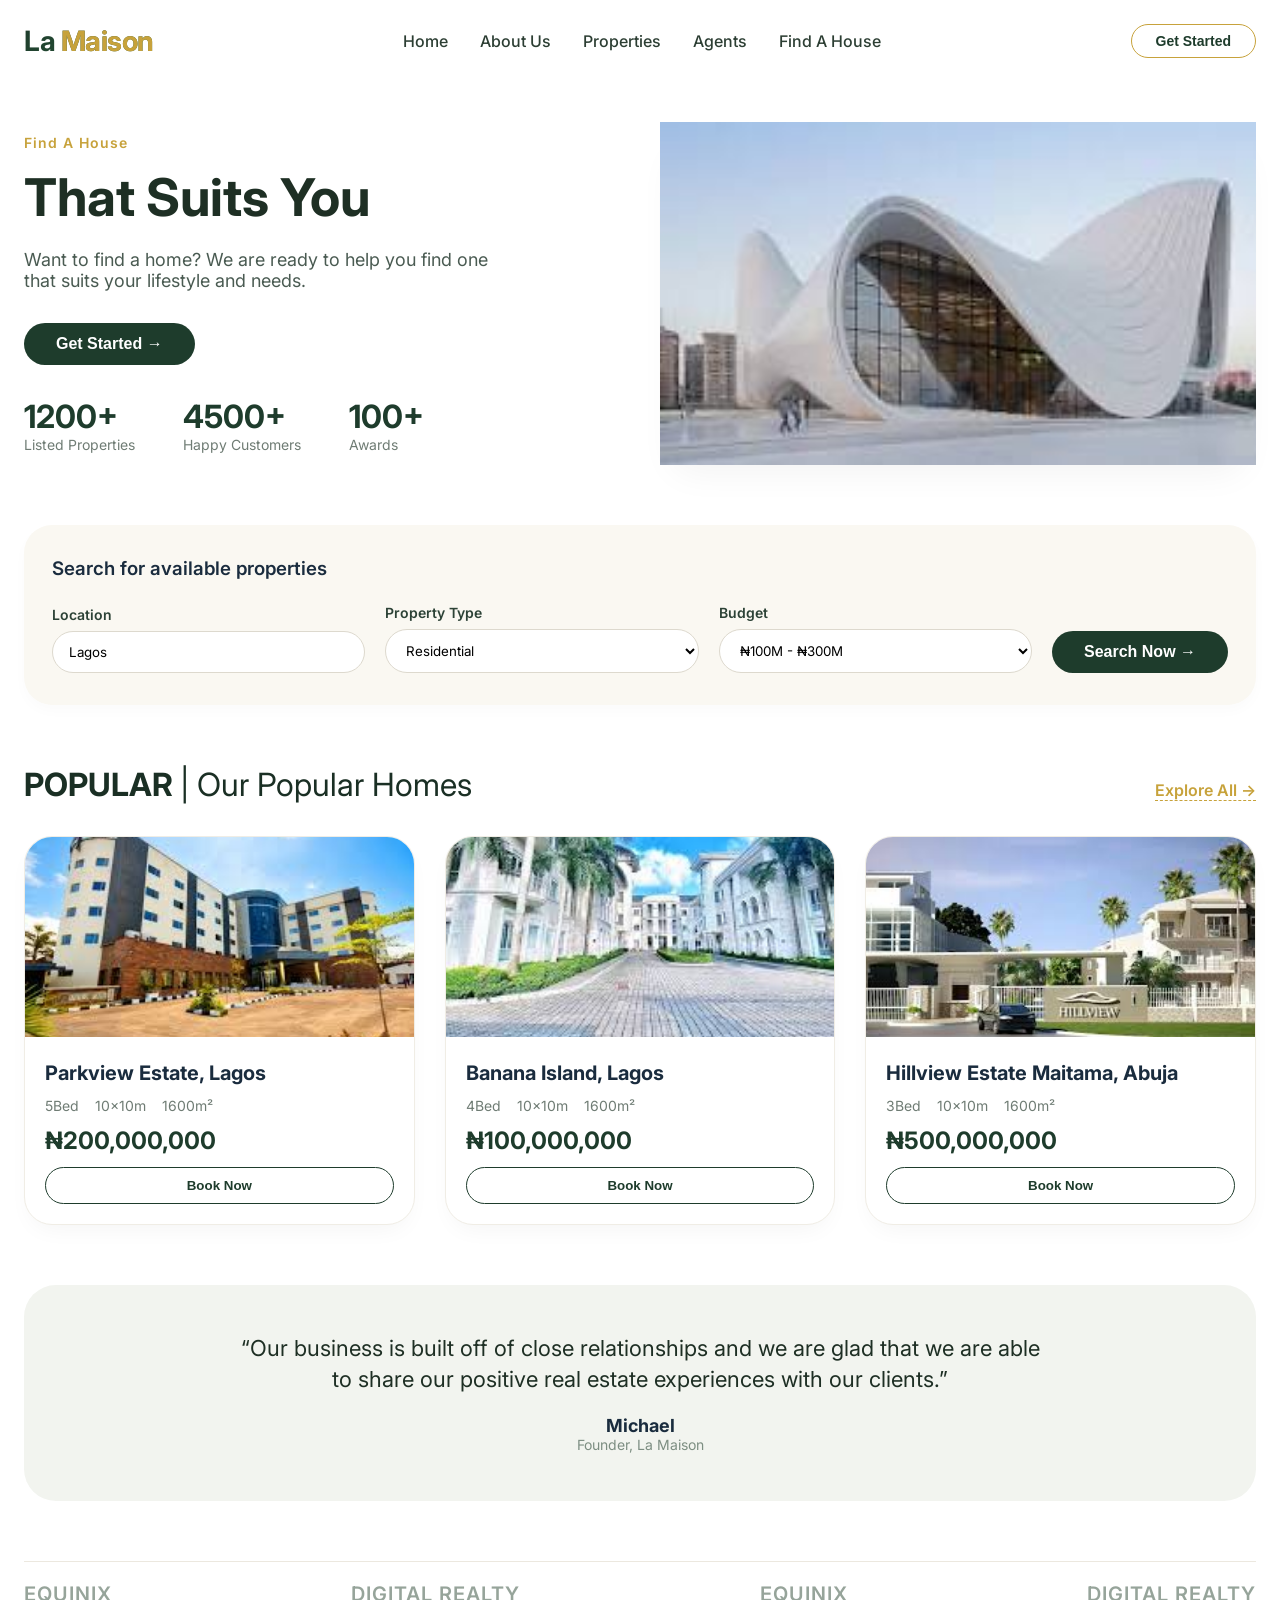
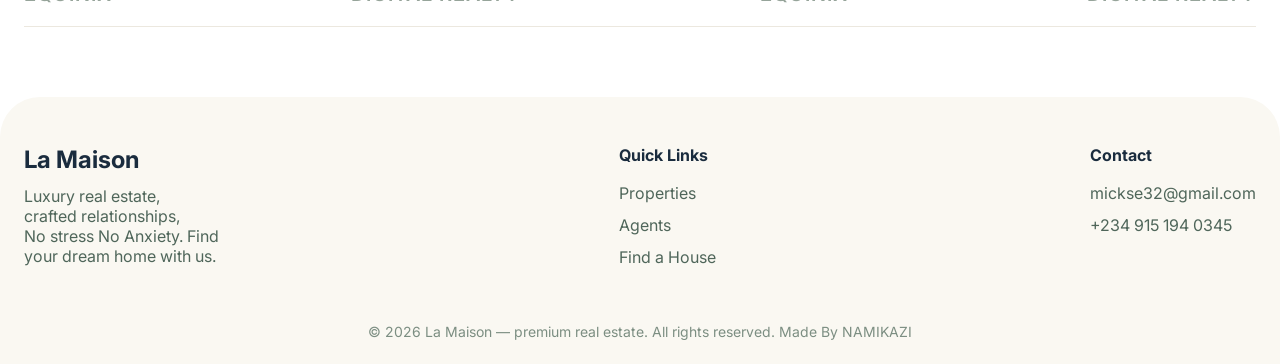
<file: Real Estat Project/index.html>
<!DOCTYPE html>
<html lang="en">
<head>
    <meta charset="UTF-8">
    <meta name="viewport" content="width=device-width, initial-scale=1.0, user-scalable=yes">
    <title>La Maison | Luxury Real Estate</title>
    <link rel="stylesheet" href="style.css">
    <link href="https://fonts.googleapis.com/css2?family=Inter:opsz,wght@14..32,300;400;500;600;700&display=swap" rel="stylesheet">
</head>
<body>
    <div class="container">
        <div class="navbar">
            <div class="logo">La <span>Maison</span></div>
            <div class="nav-links">
                <a href="index.html">Home</a>
                <a href="#">About Us</a>
                <a href="properties.html">Properties</a>
                <a href="#">Agents</a>
                <a href="properties.html">Find A House</a>
            </div>
            <button class="btn-outline" onclick="window.location.href='properties.html'">Get Started</button>
        </div>

        <div class="hero">
            <div class="hero-content">
                <div class="hero-badge">Find A House</div>
                <h1>That Suits You</h1>
                <p>Want to find a home? We are ready to help you find one that suits your lifestyle and needs.</p>
                <button class="btn-primary" onclick="window.location.href='properties.html'">Get Started →</button>
                <div class="hero-stats">
                    <div class="stat"><h3>1200+</h3><p>Listed Properties</p></div>
                    <div class="stat"><h3>4500+</h3><p>Happy Customers</p></div>
                    <div class="stat"><h3>100+</h3><p>Awards</p></div>
                </div>
            </div>
            <div class="hero-image">
                <img src="beautiful.jpeg" alt="luxury home" style="width: 100%; height: 100%; object-fit: cover;">
            </div>
        </div>

        <div class="search-section">
            <h3 style="margin-bottom: 24px; font-weight: 600;">Search for available properties</h3>
            <div class="search-form">
                <div class="search-field">
                    <label>Location</label>
                    <input type="text" id="searchLocation" placeholder="Lagos, Banana Island, Parkview..." value="Lagos">
                </div>
                <div class="search-field">
                    <label>Property Type</label>
                    <select id="searchType">
                        <option>Residential</option>
                        <option>Commercial</option>
                        <option>Luxury Villa</option>
                        <option>Apartment</option>
                    </select>
                </div>
                <div class="search-field">
                    <label>Budget</label>
                    <select id="searchBudget">
                        <option>₦100M - ₦300M</option>
                        <option>₦300M - ₦600M</option>
                        <option>Any</option>
                    </select>
                </div>
                <button class="search-btn" onclick="goToPropertiesWithSearch()">Search Now →</button>
            </div>
        </div>

        <div class="section-header">
            <h2>POPULAR <span style="font-weight:400">| Our Popular Homes</span></h2>
            <a href="properties.html" class="explore-link">Explore All →</a>
        </div>

        <div class="cards-grid">
            <!-- Parkview Estate Card -->
            <div class="property-card">
                <div class="card-img">
                    <img src="parkvile.jpeg" alt="Parkview Estate Lagos" style="width: 100%; height: 100%; object-fit: cover;">
                </div>
                <div class="card-details">
                    <div class="property-location">Parkview Estate, Lagos</div>
                    <div class="property-meta">
                        <span>5Bed</span> <span>10x10m</span> <span>1600m²</span>
                    </div>
                    <div class="price">₦200,000,000</div>
                    <button class="book-btn" onclick="window.location.href='properties.html'">Book Now</button>
                </div>
            </div>

            <!-- Banana Island Card - FIXED IMAGE PATH -->
            <div class="property-card">
                <div class="card-img">
                    <img src="banana .jpeg" alt="Banana Island Lagos" style="width: 100%; height: 100%; object-fit: cover;">
                </div>
                <div class="card-details">
                    <div class="property-location">Banana Island, Lagos</div>
                    <div class="property-meta">
                        <span>4Bed</span> <span>10x10m</span> <span>1600m²</span>
                    </div>
                    <div class="price">₦100,000,000</div>
                    <button class="book-btn" onclick="window.location.href='properties.html'">Book Now</button>
                </div>
            </div>

            <!-- Hillview Estate Card -->
            <div class="property-card">
                <div class="card-img">
                    <img src="hillview.jpeg" alt="Hillview Estate Maitama Abuja" style="width: 100%; height: 100%; object-fit: cover;">
                </div>
                <div class="card-details">
                    <div class="property-location">Hillview Estate Maitama, Abuja</div>
                    <div class="property-meta">
                        <span>3Bed</span> <span>10x10m</span> <span>1600m²</span>
                    </div>
                    <div class="price">₦500,000,000</div>
                    <button class="book-btn" onclick="window.location.href='properties.html'">Book Now</button>
                </div>
            </div>
        </div>

        <div class="testimonial">
            <div class="testimonial-text">
                “Our business is built off of close relationships and we are glad that we are able to share our positive real estate experiences with our clients.”
            </div>
            <div class="testimonial-author">Michael</div>
            <div class="testimonial-title">Founder, La Maison</div>
        </div>

        <div class="partners">
            <div class="partner-logo">EQUINIX</div>
            <div class="partner-logo">DIGITAL REALTY</div>
            <div class="partner-logo">EQUINIX</div>
            <div class="partner-logo">DIGITAL REALTY</div>
        </div>
    </div>

    <footer>
        <div class="container">
            <div class="footer-grid">
                <div class="footer-col">
                    <h3 style="font-size: 24px;">La Maison</h3>
                    <p>Luxury real estate,<br> crafted relationships, <br> No stress No Anxiety. Find your dream home with us. </p>
                </div>
                <div class="footer-col">
                    <h4>Quick Links</h4>
                    <p>Properties</p>
                    <p>Agents</p>
                    <p>Find a House</p>
                </div>
                <div class="footer-col">
                    <h4>Contact</h4>
                    <p>mickse32@gmail.com</p>
                    <p>+234 915 194 0345</p>
                </div>
            </div>
            <div class="copyright">
                © 2026 La Maison — premium real estate. All rights reserved.
                Made By NAMIKAZI
            </div>
        </div>
    </footer>

   
</body>
</html>
</file>
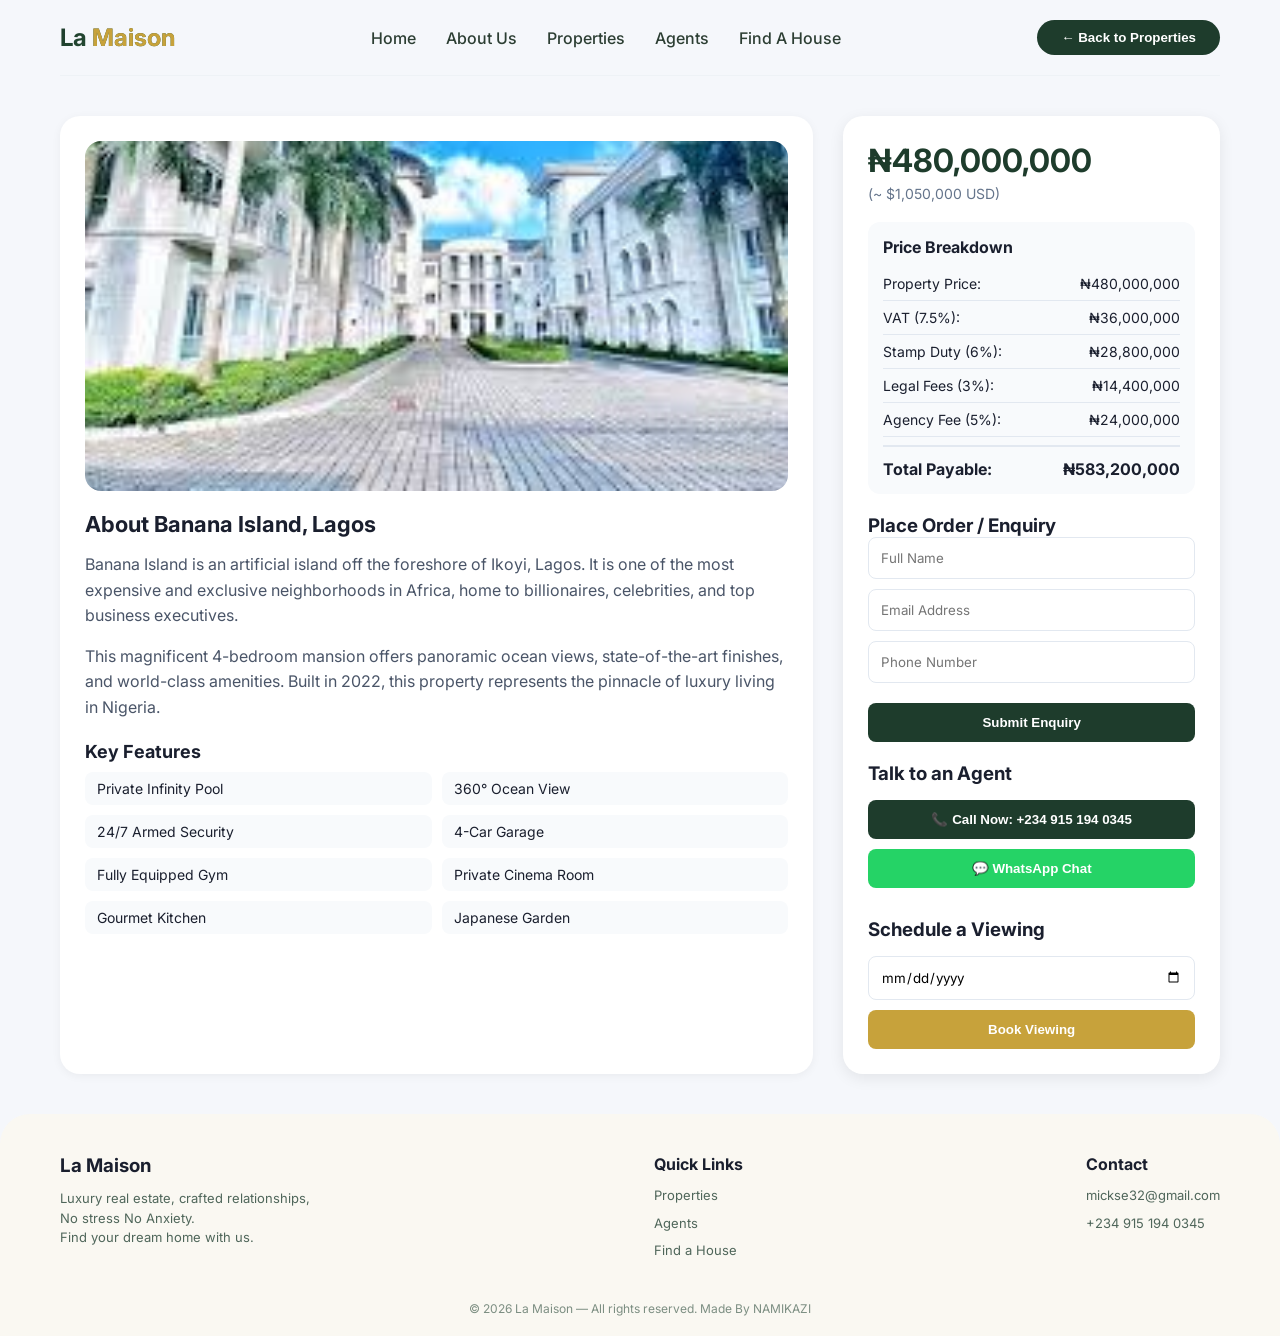
<file: Real Estat Project/bananaisland.html>
<!DOCTYPE html>
<html lang="en">
<head>
    <meta charset="UTF-8">
    <meta name="viewport" content="width=device-width, initial-scale=1.0">
    <title>Banana Island | La Maison</title>
    <link rel="stylesheet" href="bananaisland.css">
    <link href="https://fonts.googleapis.com/css2?family=Inter:opsz,wght@14..32,300;400;500;600;700&display=swap" rel="stylesheet">
</head>
<body>
    <div class="container">
        <!-- Navigation -->
        <div class="navbar">
            <div class="logo">La <span>Maison</span></div>
            <div class="nav-links">
                <a href="index.html">Home</a>
                <a href="#">About Us</a>
                <a href="properties.html">Properties</a>
                <a href="#">Agents</a>
                <a href="properties.html">Find A House</a>
            </div>
            <button class="back-btn" onclick="window.location.href='properties.html'">← Back to Properties</button>
        </div>

        <div class="main-content">
            <!-- LEFT COLUMN -->
            <div class="left-column">
                <div class="main-image">
                    <img src="banana .jpeg" alt="Banana Island" onerror="this.src='https://placehold.co/600x350?text=Banana+Island'">
                </div>

                <div class="description-section">
                    <h2> About Banana Island, Lagos</h2>
                    <p>Banana Island is an artificial island off the foreshore of Ikoyi, Lagos. It is one of the most expensive and exclusive neighborhoods in Africa, home to billionaires, celebrities, and top business executives.</p>
                    <p>This magnificent 4-bedroom mansion offers panoramic ocean views, state-of-the-art finishes, and world-class amenities. Built in 2022, this property represents the pinnacle of luxury living in Nigeria.</p>
                    
                    <h3> Key Features</h3>
                    <ul class="features-list">
                        <li> Private Infinity Pool</li>
                        <li> 360° Ocean View</li>
                        <li> 24/7 Armed Security</li>
                        <li> 4-Car Garage</li>
                        <li> Fully Equipped Gym</li>
                        <li> Private Cinema Room</li>
                        <li> Gourmet Kitchen</li>
                        <li> Japanese Garden</li>
                    </ul>
                </div>
            </div>

            <!-- RIGHT COLUMN -->
            <div class="right-column">
                <div class="price-card">
                    <div class="price-value">₦480,000,000</div>
                    <p class="price-sub">(~ $1,050,000 USD)</p>

                    <div class="breakdown">
                        <h3> Price Breakdown</h3>
                        <div class="breakdown-row">
                            <span>Property Price:</span>
                            <span>₦480,000,000</span>
                        </div>
                        <div class="breakdown-row">
                            <span>VAT (7.5%):</span>
                            <span>₦36,000,000</span>
                        </div>
                        <div class="breakdown-row">
                            <span>Stamp Duty (6%):</span>
                            <span>₦28,800,000</span>
                        </div>
                        <div class="breakdown-row">
                            <span>Legal Fees (3%):</span>
                            <span>₦14,400,000</span>
                        </div>
                        <div class="breakdown-row">
                            <span>Agency Fee (5%):</span>
                            <span>₦24,000,000</span>
                        </div>
                        <div class="breakdown-total">
                            <span><strong>Total Payable:</strong></span>
                            <span><strong>₦583,200,000</strong></span>
                        </div>
                    </div>

                    <h3> Place Order / Enquiry</h3>
                    <input type="text" id="fullName" placeholder="Full Name" class="order-input">
                    <input type="email" id="email" placeholder="Email Address" class="order-input">
                    <input type="tel" id="phone" placeholder="Phone Number" class="order-input">
                    <button class="order-btn" onclick="placeOrder()">Submit Enquiry</button>

                    <div class="agent-section">
                        <h3> Talk to an Agent</h3>
                        <button class="call-btn" onclick="alert('Calling +234 915 194 0345')">📞 Call Now: +234 915 194 0345</button>
                        <button class="whatsapp-btn" onclick="alert('WhatsApp chat started!')">💬 WhatsApp Chat</button>
                    </div>

                    <div class="viewing-section">
                        <h3> Schedule a Viewing</h3>
                        <input type="date" id="viewingDate" class="order-input">
                        <button class="schedule-btn" onclick="scheduleViewing()">Book Viewing</button>
                    </div>
                </div>
            </div>
        </div>
    </div>

    <footer>
        <div class="container">
            <div class="footer-grid">
                <div class="footer-col">
                    <h3>La Maison</h3>
                    <p>Luxury real estate, crafted relationships, <br>No stress No Anxiety. <br>Find your dream home with us.</p>
                </div>
                <div class="footer-col">
                    <h4>Quick Links</h4>
                    <p>Properties</p>
                    <p>Agents</p>
                    <p>Find a House</p>
                </div>
                <div class="footer-col">
                    <h4>Contact</h4>
                    <p>mickse32@gmail.com</p>
                    <p>+234 915 194 0345</p>
                </div>
            </div>
            <div class="copyright">
                © 2026 La Maison — All rights reserved. Made By NAMIKAZI
            </div>
        </div>
    </footer>

    <script>
        function placeOrder() {
            const name = document.getElementById('fullName').value;
            const email = document.getElementById('email').value;
            const phone = document.getElementById('phone').value;
            
            if (!name || !email || !phone) {
                alert('Please fill in all required fields!');
                return;
            }
            
            alert(`Thank you ${name}! An agent will contact you within 24 hours.`);
        }

        function scheduleViewing() {
            const date = document.getElementById('viewingDate').value;
            if (!date) {
                alert('Please select a date for viewing');
                return;
            }
            alert(`Viewing scheduled for ${date}. An agent will confirm shortly.`);
        }
    </script>
</body>
</html>
</file>
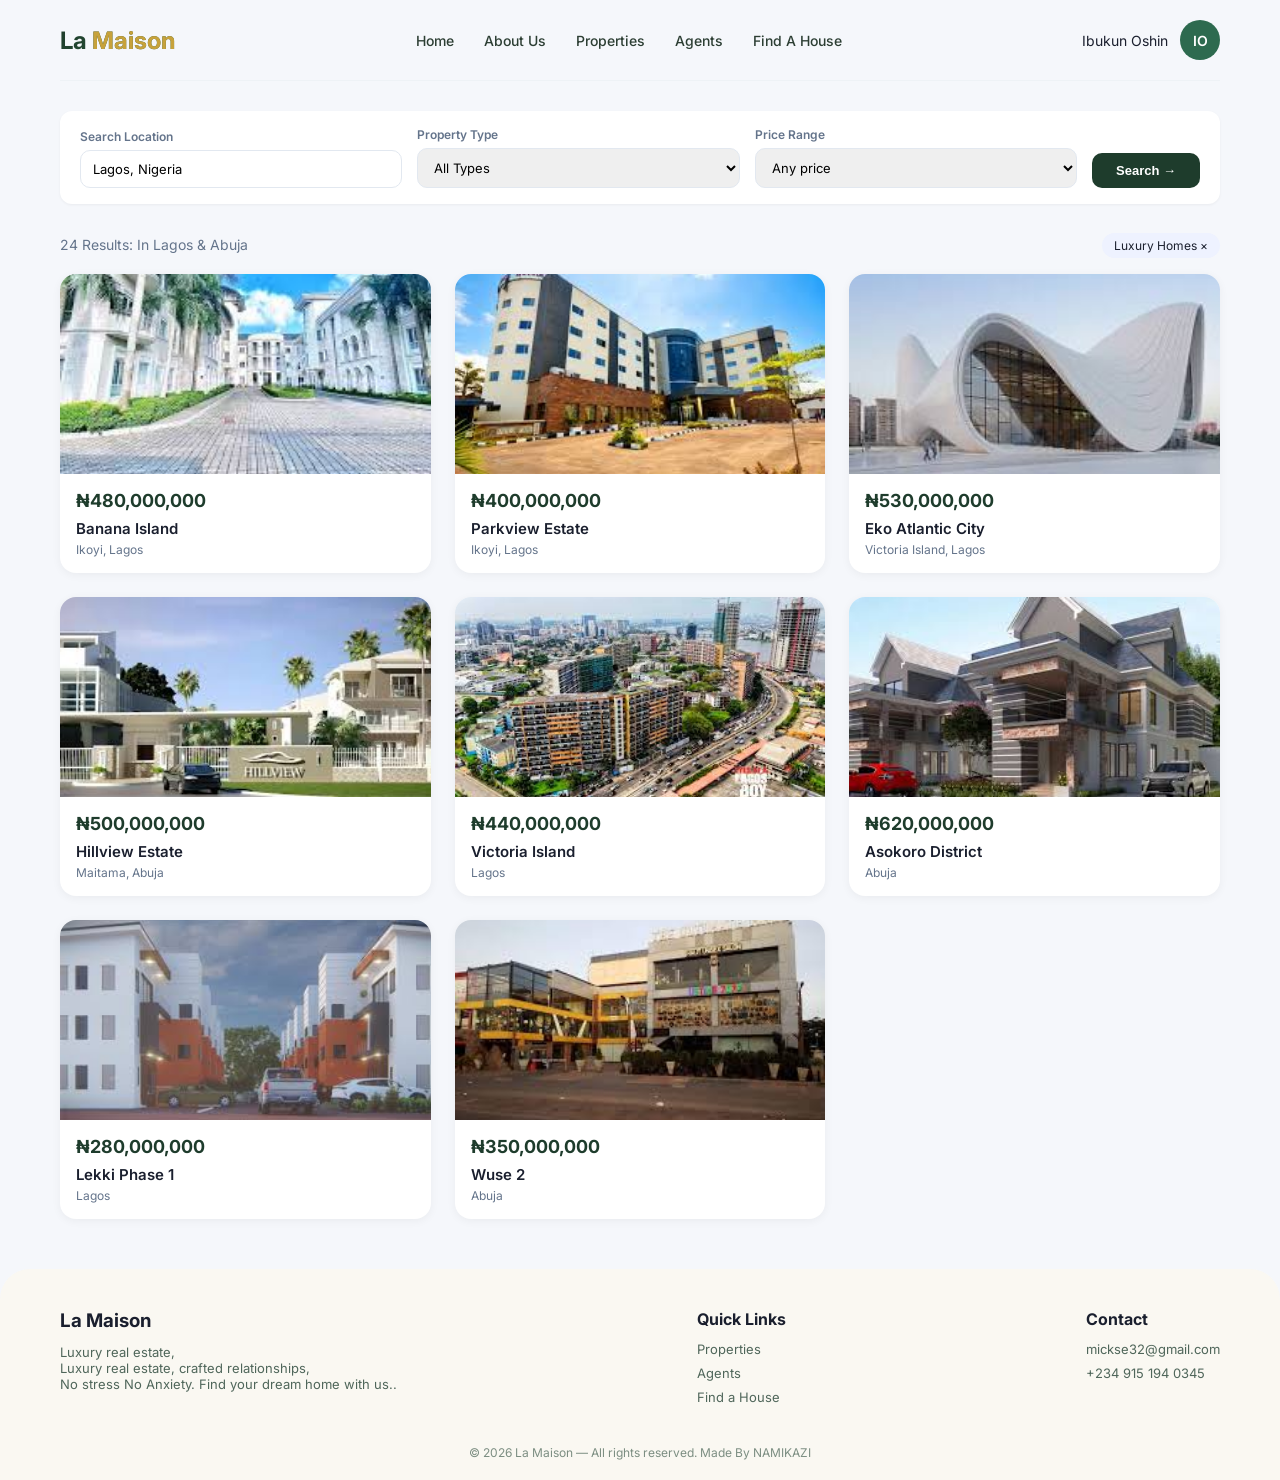
<file: Real Estat Project/properties.html>
<!DOCTYPE html>
<html lang="en">
<head>
    <meta charset="UTF-8">
    <meta name="viewport" content="width=device-width, initial-scale=1.0">
    <title>Properties | La Maison</title>
    <link rel="stylesheet" href="properties.css">
    <link href="https://fonts.googleapis.com/css2?family=Inter:opsz,wght@14..32,300;400;500;600;700&display=swap" rel="stylesheet">
</head>
<body>
    <div class="container">
        <!-- Navigation -->
        <div class="navbar">
            <div class="logo">La <span>Maison</span></div>
            <div class="nav-links">
                <a href="index.html">Home</a>
                <a href="#">About Us</a>
                <a href="properties.html">Properties</a>
                <a href="#">Agents</a>
                <a href="properties.html">Find A House</a>
            </div>
            <div class="user-info">
                <div>Ibukun Oshin</div>
                <div class="avatar">IO</div>
            </div>
        </div>

        <!-- Filter Bar -->
        <div class="filter-bar">
            <div class="filter-group">
                <label>Search Location</label>
                <input type="text" placeholder="City or town" value="Lagos, Nigeria">
            </div>
            <div class="filter-group">
                <label>Property Type</label>
                <select>
                    <option>All Types</option>
                    <option>Apartment</option>
                    <option>Condo</option>
                    <option>Duplex</option>
                    <option>Penthouse</option>
                </select>
            </div>
            <div class="filter-group">
                <label>Price Range</label>
                <select>
                    <option>Any price</option>
                    <option>₦50M - ₦100M</option>
                    <option>₦100M - ₦200M</option>
                    <option>₦200M - ₦400M</option>
                    <option>₦400M - ₦600M</option>
                </select>
            </div>
            <button class="search-btn-sm" onclick="alert('🔍 Showing properties in Lagos & Abuja')">Search →</button>
        </div>

        <!-- Results Header -->
        <div class="results-header">
            <div class="results-count">24 Results: In Lagos & Abuja</div>
            <div class="active-filters">
                <span class="filter-tag">Luxury Homes ×</span>
            </div>
        </div>

        <!-- Property Grid -->
        <div class="properties-grid">
            <!-- Banana Island - Goes to 3rd frame detail page -->
            <div class="property-card" onclick="window.location.href='bananaisland.html'">
                <div class="card-img">
                    <img src="banana .jpeg" alt="Banana Island" onerror="this.parentElement.innerHTML='🏝️'">
                </div>
                <div class="card-details">
                    <div class="price">₦480,000,000</div>
                    <div class="property-location">Banana Island</div>
                    <div class="property-address">Ikoyi, Lagos</div>
                </div>
            </div>

            <!-- Parkview Estate -->
            <div class="property-card"('📍 Parkview Estate, Lagos - ₦400,000,000')">
                <div class="card-img">
                    <img src="parkvile.jpeg" alt="Parkview Estate" onerror="this.parentElement.innerHTML='🌳'">
                </div>
                <div class="card-details">
                    <div class="price">₦400,000,000</div>
                    <div class="property-location">Parkview Estate</div>
                    <div class="property-address">Ikoyi, Lagos</div>
                </div>
            </div>

            <!-- Eko Atlantic -->
            <div class="property-card" ('📍 Eko Atlantic, Lagos - ₦530,000,000')">
                <div class="card-img">
                    <img src="beautiful.jpeg" alt="Eko Atlantic" onerror="this.parentElement.innerHTML='🌊'">
                </div>
                <div class="card-details">
                    <div class="price">₦530,000,000</div>
                    <div class="property-location">Eko Atlantic City</div>
                    <div class="property-address">Victoria Island, Lagos</div>
                </div>
            </div>

            <!-- Hillview Estate -->
            <div class="property-card" ('📍 Hillview Estate, Abuja - ₦500,000,000')">
                <div class="card-img">
                    <img src="hillview.jpeg" alt="Hillview Estate" onerror="this.parentElement.innerHTML='🏔️'">
                </div>
                <div class="card-details">
                    <div class="price">₦500,000,000</div>
                    <div class="property-location">Hillview Estate</div>
                    <div class="property-address">Maitama, Abuja</div>
                </div>
            </div>

            <!-- Victoria Island -->
            <div class="property-card" t('📍 Victoria Island, Lagos - ₦440,000,000')">
                <div class="card-img">
                    <img src="victoria island.jpeg" alt="Victoria Island" onerror="this.parentElement.innerHTML='🏢'">
                </div>
                <div class="card-details">
                    <div class="price">₦440,000,000</div>
                    <div class="property-location">Victoria Island</div>
                    <div class="property-address">Lagos</div>
                </div>
            </div>

            <!-- Asokoro Abuja -->
            <div class="property-card" ('📍 Asokoro, Abuja - ₦620,000,000')">
                <div class="card-img">
                    <img src="Asokoro district.jpeg" alt="Asokoro" onerror="this.parentElement.innerHTML='🏰'">
                </div>
                <div class="card-details">
                    <div class="price">₦620,000,000</div>
                    <div class="property-location">Asokoro District</div>
                    <div class="property-address">Abuja</div>
                </div>
            </div>

            <!-- Lekki Phase 1 -->
            <div class="property-card" ('📍 Lekki Phase 1, Lagos - ₦280,000,000')">
                <div class="card-img">
                    <img src="Lekki.jpeg" alt="Lekki" onerror="this.parentElement.innerHTML='🏠'">
                </div>
                <div class="card-details">
                    <div class="price">₦280,000,000</div>
                    <div class="property-location">Lekki Phase 1</div>
                    <div class="property-address">Lagos</div>
                </div>
            </div>

            <!-- Wuse 2 Abuja -->
            <div class="property-card" ('📍 Wuse 2, Abuja - ₦350,000,000')">
                <div class="card-img">
                    <img src="wuse 2.jpeg" alt="Wuse" onerror="this.parentElement.innerHTML='🏘️'">
                </div>
                <div class="card-details">
                    <div class="price">₦350,000,000</div>
                    <div class="property-location">Wuse 2</div>
                    <div class="property-address">Abuja</div>
                </div>
            </div>
        </div>
    </div>

    <footer>
        <div class="container">
            <div class="footer-grid">
                <div class="footer-col">
                    <h3>La Maison</h3>
                    <p>Luxury real estate,<br> Luxury real estate, crafted relationships, <br>No stress No Anxiety. Find your dream home with us..</p>
                </div>
                <div class="footer-col">
                    <h4>Quick Links</h4>
                    <p>Properties</p>
                    <p>Agents</p>
                    <p>Find a House</p>
                </div>
                <div class="footer-col">
                    <h4>Contact</h4>
                    <p>mickse32@gmail.com</p>
                    <p>+234 915 194 0345</p>
                </div>
            </div>
            <div class="copyright">
                © 2026 La Maison — All rights reserved. Made By NAMIKAZI
            </div>
        </div>
    </footer>

    <script>
        console.log('Properties page loaded');
    </script>
</body>
</html>
</file>
<file: Real Estat Project/style.css>
* {
    margin: 0;
    padding: 0;
    box-sizing: border-box;
}

body {
    font-family: 'Inter', sans-serif;
    background-color: #ffffff;
    color: #1a2c3e;
    scroll-behavior: smooth;
}

.container {
    max-width: 1280px;
    margin: 0 auto;
    padding: 0 24px;
}

.navbar {
    display: flex;
    justify-content: space-between;
    align-items: center;
    padding: 24px 0;
    flex-wrap: wrap;
    gap: 20px;
}

.logo {
    font-size: 28px;
    font-weight: 700;
    letter-spacing: -0.5px;
    background: linear-gradient(135deg, #1e3c2c, #2b5e3b);
    -webkit-background-clip: text;
    background-clip: text;
    color: transparent;
}

.logo span {
    color: #c7a23b;
    background: none;
    -webkit-background-clip: unset;
    background-clip: unset;
}

.nav-links {
    display: flex;
    gap: 32px;
    font-weight: 500;
}

.nav-links a {
    text-decoration: none;
    color: #2c3e33;
    transition: color 0.2s;
}

.nav-links a:hover {
    color: #c7a23b;
}

.btn-outline {
    border: 1px solid #c7a23b;
    background: transparent;
    padding: 8px 24px;
    border-radius: 40px;
    font-weight: 600;
    color: #1e3c2c;
    cursor: pointer;
    transition: 0.2s;
    font-size: 14px;
}

.btn-outline:hover {
    background: #c7a23b;
    color: white;
    border-color: #c7a23b;
}

.btn-primary {
    background: #1e3c2c;
    border: none;
    padding: 12px 32px;
    border-radius: 40px;
    font-weight: 600;
    color: white;
    cursor: pointer;
    transition: 0.2s;
    font-size: 16px;
    display: inline-block;
    text-align: center;
}

.btn-primary:hover {
    background: #2b5e3b;
    transform: translateY(-2px);
}

.hero {
    display: flex;
    flex-wrap: wrap;
    align-items: center;
    justify-content: space-between;
    margin: 40px 0 60px;
    gap: 40px;
}

.hero-content {
    flex: 1;
}

.hero-badge {
    color: #c7a23b;
    font-weight: 600;
    letter-spacing: 1px;
    font-size: 14px;
    margin-bottom: 16px;
}

.hero-content h1 {
    font-size: 52px;
    font-weight: 700;
    line-height: 1.2;
    margin-bottom: 20px;
    color: #1e2f24;
}

.hero-content p {
    font-size: 18px;
    color: #4a5b52;
    margin-bottom: 32px;
    max-width: 500px;
}

.hero-stats {
    display: flex;
    gap: 48px;
    margin-top: 32px;
}

.stat h3 {
    font-size: 32px;
    font-weight: 700;
    color: #1e3c2c;
}

.stat p {
    font-size: 14px;
    color: #6f7c74;
    margin: 0;
}

.hero-image {
    flex: 1;
    background: #e9efe6;
    border-radius: 32px;
    min-height: 320px;
    display: flex;
    align-items: center;
    justify-content: center;
    background-image: radial-gradient(circle at 30% 40%, rgba(199,162,59,0.08) 2%, transparent 2.5%);
    background-size: 28px 28px;
    box-shadow: 0 20px 35px -12px rgba(0,0,0,0.05);
}

.hero-image div {
    font-size: 64px;
    font-weight: 300;
    color: #2b5e3b;
    opacity: 0.7;
}

.search-section {
    background: #faf8f2;
    border-radius: 28px;
    padding: 32px 28px;
    margin: 40px 0 60px;
    box-shadow: 0 6px 14px rgba(0,0,0,0.02);
}

.search-form {
    display: flex;
    flex-wrap: wrap;
    gap: 20px;
    align-items: flex-end;
    justify-content: space-between;
}

.search-field {
    flex: 1;
    min-width: 170px;
}

.search-field label {
    display: block;
    font-weight: 600;
    margin-bottom: 8px;
    font-size: 14px;
    color: #2c4236;
}

.search-field input, .search-field select {
    width: 100%;
    padding: 12px 16px;
    border-radius: 60px;
    border: 1px solid #ddd9ce;
    background: white;
    font-family: inherit;
    outline: none;
    transition: 0.2s;
}

.search-field input:focus, .search-field select:focus {
    border-color: #c7a23b;
}

.search-btn {
    background: #1e3c2c;
    color: white;
    border: none;
    padding: 12px 32px;
    border-radius: 60px;
    font-weight: 600;
    cursor: pointer;
    font-size: 16px;
}

.section-header {
    display: flex;
    justify-content: space-between;
    align-items: baseline;
    flex-wrap: wrap;
    margin: 50px 0 32px;
}

.section-header h2 {
    font-size: 32px;
    font-weight: 700;
    color: #1a2f24;
}

.explore-link {
    color: #c7a23b;
    font-weight: 600;
    text-decoration: none;
    border-bottom: 1px dashed #c7a23b;
}

.cards-grid {
    display: grid;
    grid-template-columns: repeat(auto-fill, minmax(300px, 1fr));
    gap: 30px;
    margin-bottom: 60px;
}

.property-card {
    background: white;
    border-radius: 28px;
    overflow: hidden;
    box-shadow: 0 10px 25px -8px rgba(0,0,0,0.05);
    transition: all 0.25s ease;
    border: 1px solid #f0ede5;
}

.property-card:hover {
    transform: translateY(-6px);
    box-shadow: 0 20px 30px -12px rgba(0,0,0,0.1);
}

.card-img {
    background: #dfe6db;
    height: 200px;
    position: relative;
    display: flex;
    align-items: center;
    justify-content: center;
    font-size: 48px;
    color: #4a6741;
}

.card-details {
    padding: 24px 20px 20px;
}

.property-location {
    font-weight: 700;
    font-size: 20px;
    margin-bottom: 6px;
}

.property-meta {
    display: flex;
    gap: 16px;
    margin: 12px 0;
    font-size: 14px;
    color: #6f7c74;
}

.price {
    font-size: 24px;
    font-weight: 700;
    color: #1e3c2c;
    margin: 12px 0;
}

.book-btn {
    background: transparent;
    border: 1.5px solid #1e3c2c;
    padding: 10px 0;
    width: 100%;
    border-radius: 40px;
    font-weight: 600;
    color: #1e3c2c;
    cursor: pointer;
    transition: 0.2s;
}

.book-btn:hover {
    background: #1e3c2c;
    color: white;
}

.testimonial {
    background: #f2f4ef;
    border-radius: 32px;
    padding: 48px 40px;
    margin: 40px 0 60px;
    text-align: center;
}

.testimonial-text {
    font-size: 22px;
    line-height: 1.4;
    font-weight: 400;
    max-width: 800px;
    margin: 0 auto 20px;
    color: #1e2f24;
}

.testimonial-author {
    font-weight: 700;
    margin-top: 16px;
    font-size: 18px;
}

.testimonial-title {
    color: #7d8e82;
    font-size: 14px;
}

.partners {
    display: flex;
    flex-wrap: wrap;
    justify-content: space-between;
    align-items: center;
    gap: 32px;
    margin: 50px 0 70px;
    padding: 20px 0;
    border-top: 1px solid #ece8df;
    border-bottom: 1px solid #ece8df;
}

.partner-logo {
    font-weight: 600;
    font-size: 20px;
    letter-spacing: 1px;
    color: #7d8e82;
    opacity: 0.8;
}

footer {
    background: #faf8f2;
    padding: 48px 0 24px;
    border-radius: 40px 40px 0 0;
}

.footer-grid {
    display: flex;
    flex-wrap: wrap;
    justify-content: space-between;
    gap: 40px;
}

.footer-col p {
    color: #4f665a;
    margin-top: 12px;
    max-width: 220px;
}

.footer-col h4 {
    font-weight: 700;
    margin-bottom: 18px;
}

.copyright {
    text-align: center;
    margin-top: 56px;
    font-size: 14px;
    color: #7c8e82;
}

@media (max-width: 780px) {
    .hero-content h1 {
        font-size: 38px;
    }
    .navbar {
        flex-direction: column;
        align-items: flex-start;
    }
    .nav-links {
        flex-wrap: wrap;
        gap: 20px;
    }
}
</file>
<file: Real Estat Project/bananaisland.css>
* {
    margin: 0;
    padding: 0;
    box-sizing: border-box;
}

body {
    font-family: 'Inter', sans-serif;
    background: #f5f7fb;
    color: #1a1f2e;
}

.container {
    max-width: 1200px;
    margin: 0 auto;
    padding: 0 20px;
}

/* Navigation */
.navbar {
    display: flex;
    justify-content: space-between;
    align-items: center;
    padding: 20px 0;
    flex-wrap: wrap;
    gap: 20px;
    border-bottom: 1px solid #eef2f6;
}

.logo {
    font-size: 24px;
    font-weight: 700;
    background: linear-gradient(135deg, #1e3c2c, #2b5e3b);
    -webkit-background-clip: text;
    background-clip: text;
    color: transparent;
}

.logo span {
    color: #c7a23b;
}

.nav-links {
    display: flex;
    gap: 30px;
}

.nav-links a {
    text-decoration: none;
    color: #2c3e33;
    font-weight: 500;
}

.nav-links a:hover {
    color: #c7a23b;
}

.back-btn {
    background: #1e3c2c;
    color: white;
    border: none;
    padding: 10px 24px;
    border-radius: 30px;
    cursor: pointer;
    font-weight: 600;
}

.back-btn:hover {
    background: #2b5e3b;
}

/* Main Content - 2 Columns */
.main-content {
    display: grid;
    grid-template-columns: 2fr 1fr;
    gap: 30px;
    margin: 40px 0;
}

/* Left Column */
.left-column {
    background: white;
    border-radius: 20px;
    padding: 25px;
    box-shadow: 0 2px 10px rgba(0, 0, 0, 0.05);
}

.main-image {
    width: 100%;
    height: 350px;
    overflow: hidden;
    border-radius: 16px;
}

.main-image img {
    width: 100%;
    height: 100%;
    object-fit: cover;
}

.description-section h2 {
    font-size: 22px;
    margin: 20px 0 15px;
}

.description-section h3 {
    font-size: 18px;
    margin: 20px 0 10px;
}

.description-section p {
    color: #4a5568;
    line-height: 1.6;
    margin-bottom: 15px;
}

.features-list {
    list-style: none;
    display: grid;
    grid-template-columns: repeat(2, 1fr);
    gap: 10px;
}

.features-list li {
    padding: 8px 12px;
    background: #f8fafc;
    border-radius: 8px;
    font-size: 14px;
}

/* Right Column */
.right-column {
    position: sticky;
    top: 20px;
    height: fit-content;
}

.price-card {
    background: white;
    border-radius: 20px;
    padding: 25px;
    box-shadow: 0 4px 15px rgba(0, 0, 0, 0.08);
}

.price-value {
    font-size: 32px;
    font-weight: 700;
    color: #1e3c2c;
}

.price-sub {
    color: #64748b;
    font-size: 14px;
    margin-top: 5px;
}

.breakdown {
    background: #f8fafc;
    border-radius: 12px;
    padding: 15px;
    margin: 20px 0;
}

.breakdown h3 {
    font-size: 16px;
    margin-bottom: 10px;
}

.breakdown-row {
    display: flex;
    justify-content: space-between;
    padding: 8px 0;
    font-size: 14px;
    border-bottom: 1px solid #e2e8f0;
}

.breakdown-total {
    display: flex;
    justify-content: space-between;
    padding: 12px 0 0;
    margin-top: 8px;
    border-top: 2px solid #e2e8f0;
    font-size: 16px;
}

.order-input {
    width: 100%;
    padding: 12px;
    border: 1px solid #e2e8f0;
    border-radius: 8px;
    margin-bottom: 10px;
    font-family: inherit;
}

.order-btn {
    width: 100%;
    padding: 12px;
    background: #1e3c2c;
    color: white;
    border: none;
    border-radius: 8px;
    font-weight: 600;
    cursor: pointer;
    margin-top: 10px;
}

.order-btn:hover {
    background: #2b5e3b;
}

.agent-section {
    margin: 20px 0;
}

.agent-section h3 {
    margin-bottom: 15px;
}

.call-btn, .whatsapp-btn {
    width: 100%;
    padding: 12px;
    margin-bottom: 10px;
    border: none;
    border-radius: 8px;
    font-weight: 600;
    cursor: pointer;
}

.call-btn {
    background: #1e3c2c;
    color: white;
}

.call-btn:hover {
    background: #2b5e3b;
}

.whatsapp-btn {
    background: #25D366;
    color: white;
}

.whatsapp-btn:hover {
    background: #128C7E;
}

.viewing-section {
    margin-top: 20px;
}

.viewing-section h3 {
    margin-bottom: 15px;
}

.schedule-btn {
    width: 100%;
    padding: 12px;
    background: #c7a23b;
    color: white;
    border: none;
    border-radius: 8px;
    font-weight: 600;
    cursor: pointer;
}

.schedule-btn:hover {
    background: #b38a2a;
}

/* Footer */
footer {
    background: #faf8f2;
    padding: 40px 0 20px;
    border-radius: 30px 30px 0 0;
    margin-top: 40px;
}

.footer-grid {
    display: flex;
    flex-wrap: wrap;
    justify-content: space-between;
    gap: 40px;
}

.footer-col p {
    color: #4f665a;
    margin-top: 8px;
    font-size: 13px;
    line-height: 1.5;
}

.footer-col h3, .footer-col h4 {
    font-weight: 700;
    margin-bottom: 12px;
}

.copyright {
    text-align: center;
    margin-top: 40px;
    font-size: 12px;
    color: #7c8e82;
}

/* Responsive */
@media (max-width: 900px) {
    .main-content {
        grid-template-columns: 1fr;
    }
    .right-column {
        position: static;
    }
}

@media (max-width: 768px) {
    .navbar {
        flex-direction: column;
        text-align: center;
    }
    .nav-links {
        justify-content: center;
        flex-wrap: wrap;
    }
    .features-list {
        grid-template-columns: 1fr;
    }
    .main-image {
        height: 250px;
    }
    .price-value {
        font-size: 28px;
    }
}

@media (max-width: 480px) {
    .container {
        padding: 0 15px;
    }
    .left-column {
        padding: 15px;
    }
    .price-card {
        padding: 18px;
    }
    .breakdown-row {
        font-size: 12px;
    }
}
</file>
<file: Real Estat Project/properties.css>
* {
    margin: 0;
    padding: 0;
    box-sizing: border-box;
}

body {
    font-family: 'Inter', sans-serif;
    background: #f5f7fb;
    color: #1a1f2e;
}

.container {
    max-width: 1200px;
    margin: 0 auto;
    padding: 0 20px;
}

/* Header / Navigation */
.navbar {
    display: flex;
    justify-content: space-between;
    align-items: center;
    padding: 20px 0;
    flex-wrap: wrap;
    gap: 20px;
    border-bottom: 1px solid #eef2f6;
}

.logo {
    font-size: 24px;
    font-weight: 700;
    background: linear-gradient(135deg, #1e3c2c, #2b5e3b);
    -webkit-background-clip: text;
    background-clip: text;
    color: transparent;
}

.logo span {
    color: #c7a23b;
}

.nav-links {
    display: flex;
    gap: 30px;
}

.nav-links a {
    text-decoration: none;
    color: #2c3e33;
    font-weight: 500;
    font-size: 14px;
}

.nav-links a:hover {
    color: #c7a23b;
}

.user-info {
    display: flex;
    align-items: center;
    gap: 12px;
    font-size: 14px;
}

.avatar {
    width: 40px;
    height: 40px;
    background: #2d6a4f;
    border-radius: 50%;
    display: flex;
    align-items: center;
    justify-content: center;
    color: white;
    font-weight: 600;
}

/* Filter Bar */
.filter-bar {
    background: white;
    border-radius: 12px;
    padding: 16px 20px;
    margin: 30px 0;
    display: flex;
    flex-wrap: wrap;
    gap: 15px;
    align-items: flex-end;
    box-shadow: 0 1px 3px rgba(0, 0, 0, 0.05);
}

.filter-group {
    flex: 1;
    min-width: 140px;
}

.filter-group label {
    display: block;
    font-size: 12px;
    font-weight: 600;
    margin-bottom: 6px;
    color: #64748b;
}

.filter-group input,
.filter-group select {
    width: 100%;
    padding: 10px 12px;
    border: 1px solid #e2e8f0;
    border-radius: 10px;
    font-size: 13px;
    font-family: inherit;
    outline: none;
}

.filter-group input:focus,
.filter-group select:focus {
    border-color: #2d6a4f;
}

.search-btn-sm {
    background: #1e3c2c;
    color: white;
    border: none;
    padding: 10px 24px;
    border-radius: 10px;
    font-weight: 600;
    font-size: 13px;
    cursor: pointer;
    transition: background 0.2s;
}

.search-btn-sm:hover {
    background: #2b5e3b;
}

/* Results Header */
.results-header {
    display: flex;
    justify-content: space-between;
    align-items: center;
    margin: 20px 0 20px;
    flex-wrap: wrap;
    gap: 15px;
}

.results-count {
    font-size: 14px;
    color: #64748b;
}

.filter-tag {
    background: #eef2ff;
    padding: 5px 12px;
    border-radius: 20px;
    font-size: 12px;
}

/* Property Grid - 3 cards per row */
.properties-grid {
    display: grid;
    grid-template-columns: repeat(3, 1fr);
    gap: 24px;
    margin-bottom: 50px;
}

/* Property Card */
.property-card {
    background: white;
    border-radius: 16px;
    overflow: hidden;
    box-shadow: 0 2px 10px rgba(0, 0, 0, 0.05);
    transition: transform 0.2s, box-shadow 0.2s;
    cursor: pointer;
}

.property-card:hover {
    transform: translateY(-4px);
    box-shadow: 0 8px 20px rgba(0, 0, 0, 0.1);
}

/* Card Image */
.card-img {
    height: 200px;
    width: 100%;
    background: #d4d9e3;
    display: flex;
    align-items: center;
    justify-content: center;
    overflow: hidden;
}

.card-img img {
    width: 100%;
    height: 100%;
    object-fit: cover;
}

/* Card Details */
.card-details {
    padding: 16px;
}

.price {
    font-size: 18px;
    font-weight: 700;
    color: #1e3c2c;
}

.property-location {
    font-weight: 600;
    margin: 8px 0 4px;
    font-size: 15px;
}

.property-address {
    font-size: 12px;
    color: #64748b;
}

/* Footer */
footer {
    background: #faf8f2;
    padding: 40px 0 20px;
    border-radius: 30px 30px 0 0;
    margin-top: 40px;
}

.footer-grid {
    display: flex;
    flex-wrap: wrap;
    justify-content: space-between;
    gap: 40px;
}

.footer-col p {
    color: #4f665a;
    margin-top: 8px;
    font-size: 13px;
}

.footer-col h3, .footer-col h4 {
    font-weight: 700;
    margin-bottom: 12px;
}

.copyright {
    text-align: center;
    margin-top: 40px;
    font-size: 12px;
    color: #7c8e82;
}

/* Responsive */
@media (max-width: 900px) {
    .properties-grid {
        grid-template-columns: repeat(2, 1fr);
        gap: 20px;
    }
    
    .container {
        padding: 0 16px;
    }
}

@media (max-width: 768px) {
    .navbar {
        flex-direction: column;
        text-align: center;
    }
    
    .nav-links {
        justify-content: center;
        flex-wrap: wrap;
    }
    
    .filter-bar {
        flex-direction: column;
    }
    
    .filter-group {
        min-width: 100%;
    }
    
    .search-btn-sm {
        width: 100%;
    }
    
    .results-header {
        flex-direction: column;
        align-items: flex-start;
    }
}

@media (max-width: 600px) {
    .properties-grid {
        grid-template-columns: 1fr;
        gap: 16px;
    }
    
    .card-img {
        height: 180px;
    }
}
</file>
